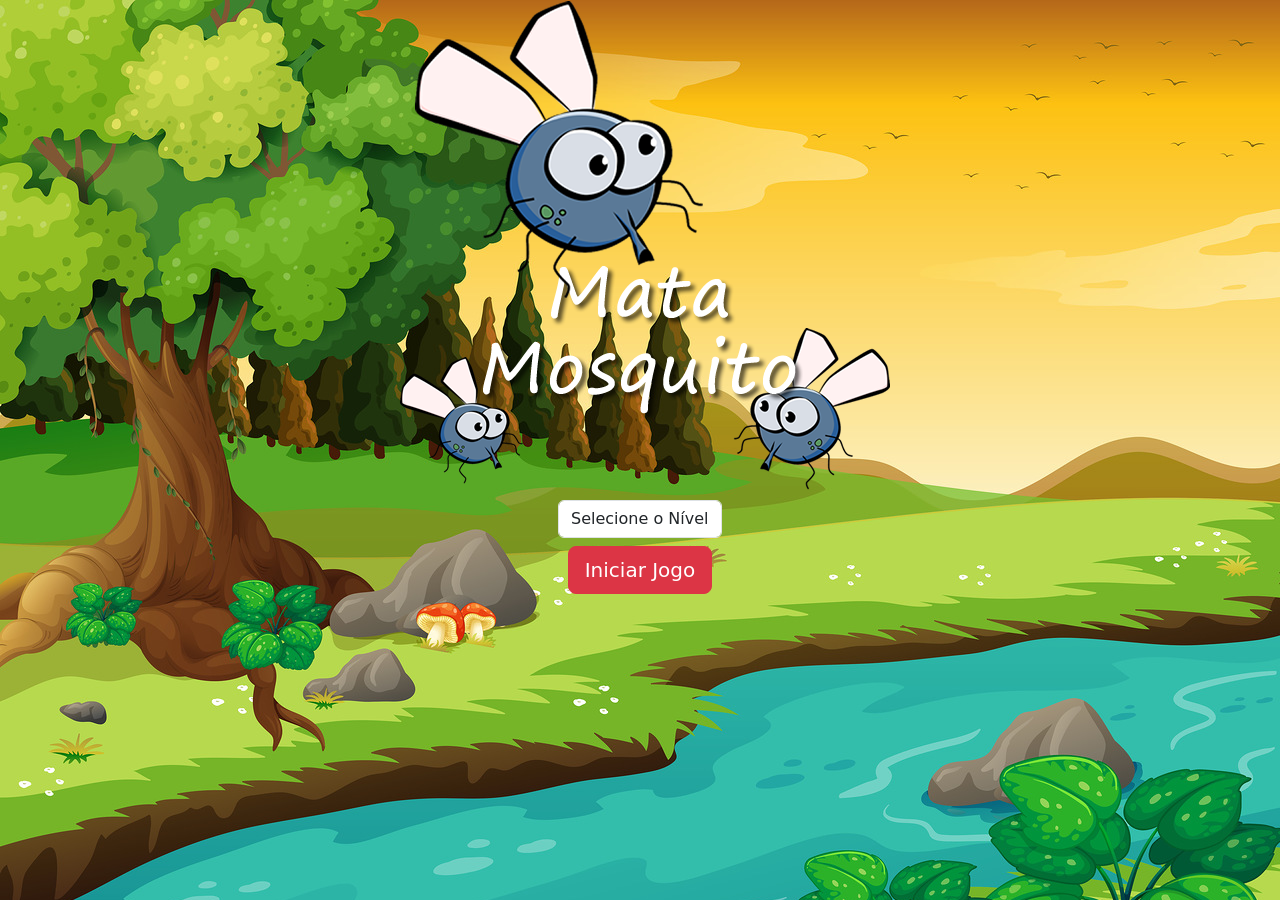
<file: index.html>
<!doctype html>
<html lang="pt-br">
    <head>
        <!--Meta tags OBRIGATÓRIAS-->
        <meta charset="utf-8">
        <meta name="viewport" content="width=device-width, initial-scale=1.0, shrink-to-fit=no">
        <title>Vitoria</title>
        
        <!--Bootstrap5 CSS-->
        <link href="https://cdn.jsdelivr.net/npm/bootstrap@5.3.3/dist/css/bootstrap.min.css" rel="stylesheet" 
        integrity="sha384-QWTKZyjpPEjISv5WaRU9OFeRpok6YctnYmDr5pNlyT2bRjXh0JMhjY6hW+ALEwIH" crossorigin="anonymous">
        <link rel="stylesheet" href="estilo.css">

        <!-- Iconis css -->
        <link rel="stylesheet" href="https://cdnjs.cloudflare.com/ajax/libs/font-awesome/5.15.4/css/all.min.css">

    
        <script>
            function iniciarJogo(){
                var nivel = document.getElementById('nivel').value
                if(nivel === ''){
                    alert('Selecione um nível para iniciar o jogo')
                    return false
                }
                window.location.href = 'app.html?' + nivel
            }
        </script>

    </head>

    <body onresize="ajustaTamanhoPalcoJogo()">


        <div class="container">
            <div class="row">
                <div class="col">
                    <div class="d-flex justify-content-center">
                        <img src="imagens/game.png" class="tamanho-img-sm-devices" alt="">
                    </div>
                </div>
            </div>

            <div class="row">
                <div class="col">
                    <div class="d-flex justify-content-center">
                        <div class="mb-2">
                            <select class="form-control" id="nivel">
                                <option value="">Selecione o Nível</option>
                                <option value="normal">Normal</option>
                                <option value="dificil">Difícil</option>
                                <option value="chucknorris">Chuck Norris</option>
                            </select>
                        </div>
                    </div>
                </div>
            </div>

            <div class="row">
                <div class="col">
                    <div class="d-flex justify-content-center">
                        <button type="button" class="btn btn-danger btn-lg" 
                        onclick="iniciarJogo()">Iniciar Jogo</button>
                    </div>
                </div>
            </div>
        </div>







    
    <!--Bootstrap5 Javascipt-->
    <script src="https://cdn.jsdelivr.net/npm/bootstrap@5.3.3/dist/js/bootstrap.bundle.min.js" 
    integrity="sha384-YvpcrYf0tY3lHB60NNkmXc5s9fDVZLESaAA55NDzOxhy9GkcIdslK1eN7N6jIeHz" crossorigin="anonymous">
    </script>
    <script src="https://cdn.jsdelivr.net/npm/@popperjs/core@2.11.8/dist/umd/popper.min.js" 
    integrity="sha384-I7E8VVD/ismYTF4hNIPjVp/Zjvgyol6VFvRkX/vR+Vc4jQkC+hVqc2pM8ODewa9r" crossorigin="anonymous">
    </script>
  
    </body>

</html>
</file>
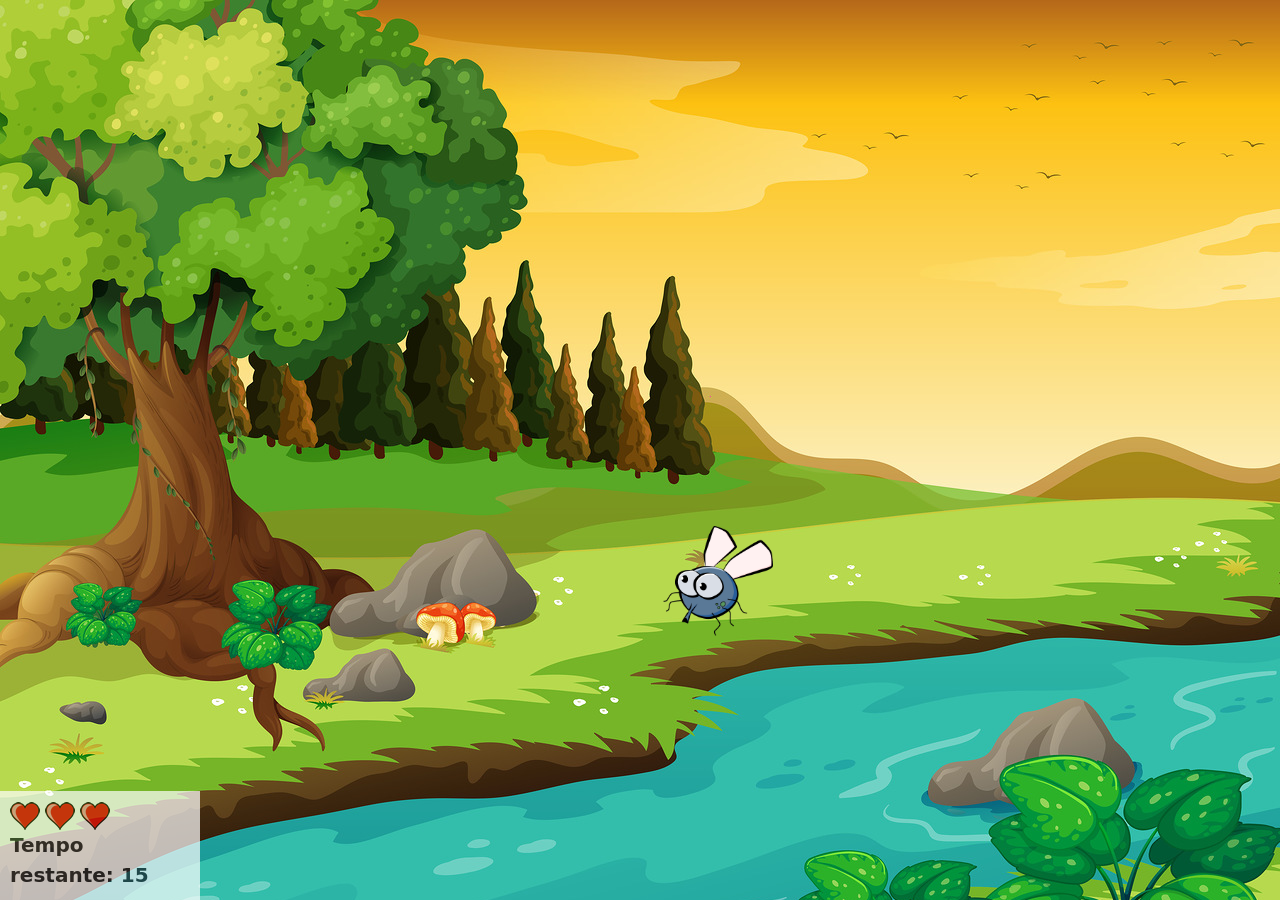
<file: app.html>
<!doctype html>
<html lang="pt-br">
    <head>
        <!--Meta tags OBRIGATÓRIAS-->
        <meta charset="utf-8">
        <meta name="viewport" content="width=device-width, initial-scale=1.0, shrink-to-fit=no">
        <title>Jogo Mata Mosquito</title>
        
        <!--Bootstrap5 CSS-->
        <link href="https://cdn.jsdelivr.net/npm/bootstrap@5.3.3/dist/css/bootstrap.min.css" rel="stylesheet" 
        integrity="sha384-QWTKZyjpPEjISv5WaRU9OFeRpok6YctnYmDr5pNlyT2bRjXh0JMhjY6hW+ALEwIH" crossorigin="anonymous">
        <link rel="stylesheet" href="estilo.css">

        <!-- Iconis css -->
        <link rel="stylesheet" href="https://cdnjs.cloudflare.com/ajax/libs/font-awesome/5.15.4/css/all.min.css">

        <script src="jogo.js"></script>
    
    </head>

    <body onresize="ajustaTamanhoPalcoJogo()">

        <div class="painel">
            <div class="vida">
                <img id="v1" src="imagens/coracao_cheio.png" alt="">
                <img id="v2" src="imagens/coracao_cheio.png" alt="">
                <img id="v3" src="imagens/coracao_cheio.png" alt="">
            </div>
            <div class="cronometro">
                Tempo restante: <span id="cronometro"></span>
            </div>
        </div>
   






        <script>
            document.getElementById('cronometro').innerHTML = tempo  

            posicaoRandomica()
            var criaMosca = setInterval(function(){
                posicaoRandomica()
            }, criaMosquitoTempo)
        </script>

    
    <!--Bootstrap5 Javascipt-->
    <script src="https://cdn.jsdelivr.net/npm/bootstrap@5.3.3/dist/js/bootstrap.bundle.min.js" 
    integrity="sha384-YvpcrYf0tY3lHB60NNkmXc5s9fDVZLESaAA55NDzOxhy9GkcIdslK1eN7N6jIeHz" crossorigin="anonymous">
    </script>
    <script src="https://cdn.jsdelivr.net/npm/@popperjs/core@2.11.8/dist/umd/popper.min.js" 
    integrity="sha384-I7E8VVD/ismYTF4hNIPjVp/Zjvgyol6VFvRkX/vR+Vc4jQkC+hVqc2pM8ODewa9r" crossorigin="anonymous">
    </script>
  
    </body>

</html>
</file>
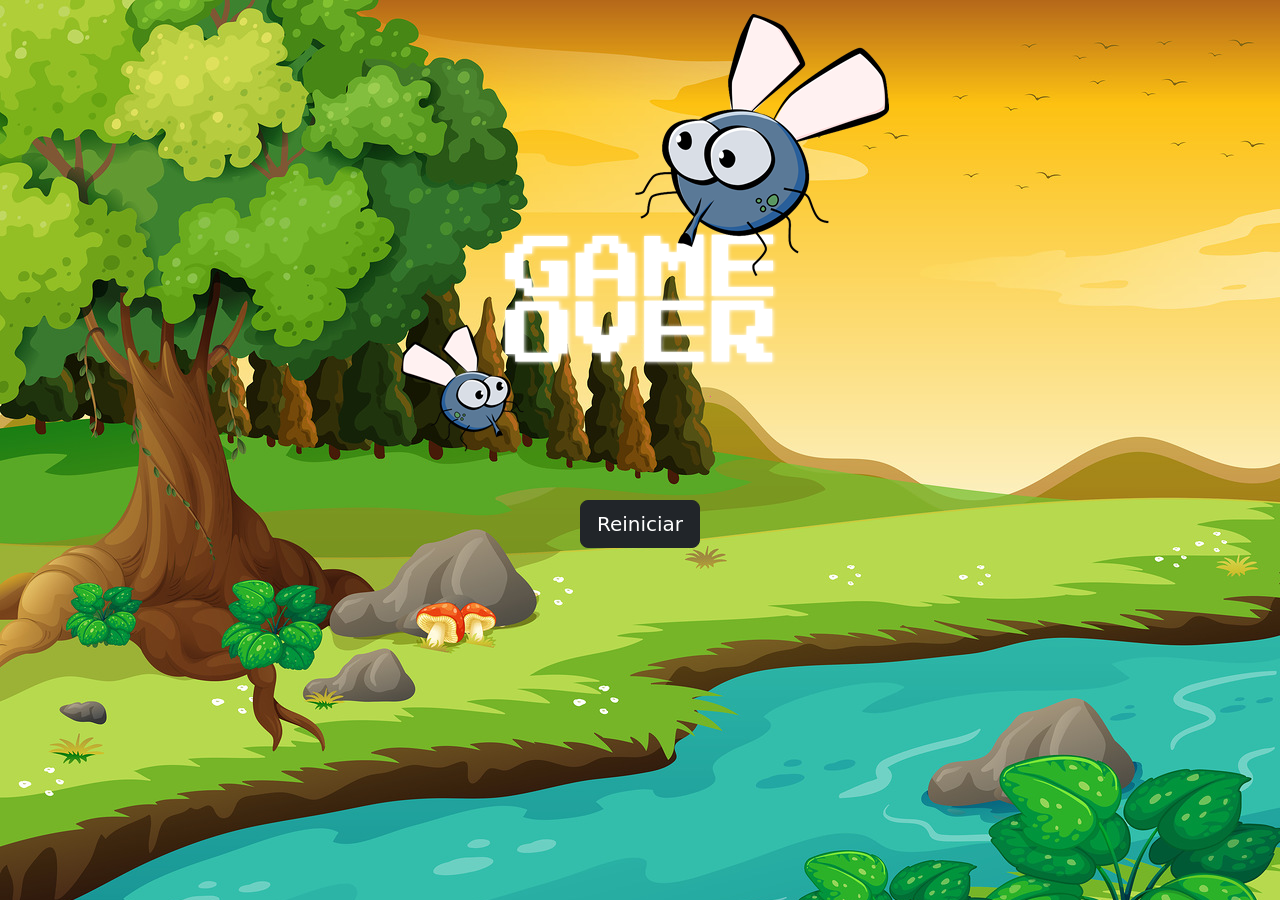
<file: fim_de_jogo.html>
<!doctype html>
<html lang="pt-br">
    <head>
        <!--Meta tags OBRIGATÓRIAS-->
        <meta charset="utf-8">
        <meta name="viewport" content="width=device-width, initial-scale=1.0, shrink-to-fit=no">
        <title>Game Over</title>
        
        <!--Bootstrap5 CSS-->
        <link href="https://cdn.jsdelivr.net/npm/bootstrap@5.3.3/dist/css/bootstrap.min.css" rel="stylesheet" 
        integrity="sha384-QWTKZyjpPEjISv5WaRU9OFeRpok6YctnYmDr5pNlyT2bRjXh0JMhjY6hW+ALEwIH" crossorigin="anonymous">
        <link rel="stylesheet" href="estilo.css">

        <!-- Iconis css -->
        <link rel="stylesheet" href="https://cdnjs.cloudflare.com/ajax/libs/font-awesome/5.15.4/css/all.min.css">

        <script src="jogo.js"></script>
    
    </head>

    <body onresize="ajustaTamanhoPalcoJogo()">


        <div class="container">
            <div class="row">
                <div class="col">
                    <div class="d-flex justify-content-center">
                        <img src="imagens/game_over.png" class="tamanho-img-sm-devices" alt="">
                    </div>
                </div>
            </div>

            <div class="row">
                <div class="col">
                    <div class="d-flex justify-content-center">
                        <button type="button" class="btn btn-dark btn-lg" 
                        onclick="window.location.href = 'index.html' ">Reiniciar</button>
                    </div>
                </div>
            </div>
        </div>







    
    <!--Bootstrap5 Javascipt-->
    <script src="https://cdn.jsdelivr.net/npm/bootstrap@5.3.3/dist/js/bootstrap.bundle.min.js" 
    integrity="sha384-YvpcrYf0tY3lHB60NNkmXc5s9fDVZLESaAA55NDzOxhy9GkcIdslK1eN7N6jIeHz" crossorigin="anonymous">
    </script>
    <script src="https://cdn.jsdelivr.net/npm/@popperjs/core@2.11.8/dist/umd/popper.min.js" 
    integrity="sha384-I7E8VVD/ismYTF4hNIPjVp/Zjvgyol6VFvRkX/vR+Vc4jQkC+hVqc2pM8ODewa9r" crossorigin="anonymous">
    </script>
  
    </body>

</html>
</file>
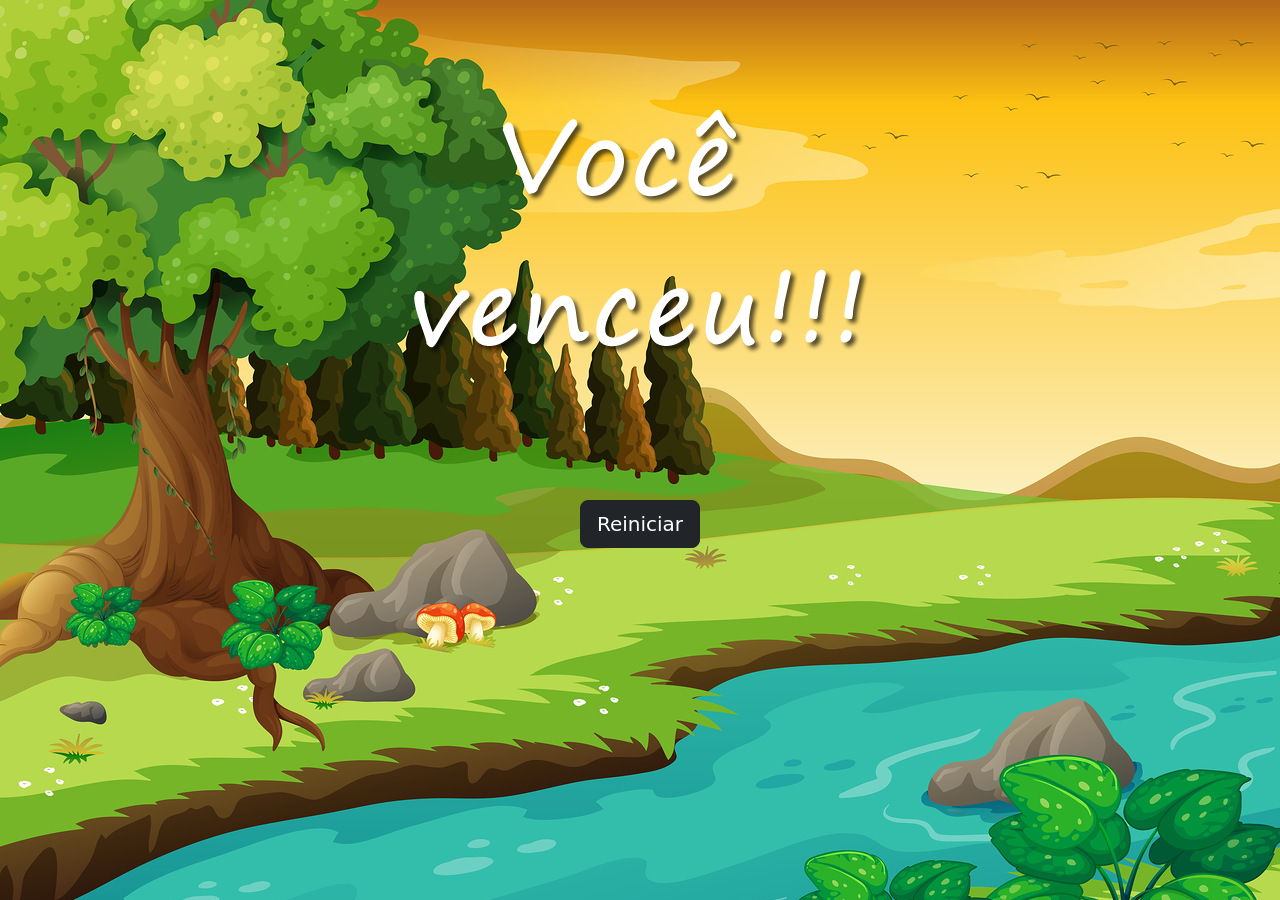
<file: vitoria.html>
<!doctype html>
<html lang="pt-br">
    <head>
        <!--Meta tags OBRIGATÓRIAS-->
        <meta charset="utf-8">
        <meta name="viewport" content="width=device-width, initial-scale=1.0, shrink-to-fit=no">
        <title>Vitoria</title>
        
        <!--Bootstrap5 CSS-->
        <link href="https://cdn.jsdelivr.net/npm/bootstrap@5.3.3/dist/css/bootstrap.min.css" rel="stylesheet" 
        integrity="sha384-QWTKZyjpPEjISv5WaRU9OFeRpok6YctnYmDr5pNlyT2bRjXh0JMhjY6hW+ALEwIH" crossorigin="anonymous">
        <link rel="stylesheet" href="estilo.css">

        <!-- Iconis css -->
        <link rel="stylesheet" href="https://cdnjs.cloudflare.com/ajax/libs/font-awesome/5.15.4/css/all.min.css">

        <script src="jogo.js"></script>
    
    </head>

    <body onresize="ajustaTamanhoPalcoJogo()">


        <div class="container">
            <div class="row">
                <div class="col">
                    <div class="d-flex justify-content-center">
                        <img src="imagens/vitoria.png" class="tamanho-img-sm-devices"  alt="">
                    </div>
                </div>
            </div>

            <div class="row">
                <div class="col">
                    <div class="d-flex justify-content-center">
                        <button type="button" class="btn btn-dark btn-lg" 
                        onclick="window.location.href = 'index.html' ">Reiniciar</button>
                    </div>
                </div>
            </div>
        </div>







    
    <!--Bootstrap5 Javascipt-->
    <script src="https://cdn.jsdelivr.net/npm/bootstrap@5.3.3/dist/js/bootstrap.bundle.min.js" 
    integrity="sha384-YvpcrYf0tY3lHB60NNkmXc5s9fDVZLESaAA55NDzOxhy9GkcIdslK1eN7N6jIeHz" crossorigin="anonymous">
    </script>
    <script src="https://cdn.jsdelivr.net/npm/@popperjs/core@2.11.8/dist/umd/popper.min.js" 
    integrity="sha384-I7E8VVD/ismYTF4hNIPjVp/Zjvgyol6VFvRkX/vR+Vc4jQkC+hVqc2pM8ODewa9r" crossorigin="anonymous">
    </script>
  
    </body>

</html>
</file>
<file: estilo.css>
html {
    cursor: url(imagens/mata_mosquito.png) 30 30, auto;
}

/* Small devices (landscape phones)*/
@media (min-width: 100px) and (max-width: 767px) { 
    html {
        height: 100%;
    }
    body {
        height: 100%;
    }
    .tamanho-img-sm-devices{
        width: 100%;   
    }
}

/* Medium devices (tablets, 768px e superior)*/
@media (min-width: 768px) and (max-width: 1000px) {
    html {
        height: 100%;
    }
    body {
        height: 100%;
    }
    .tamanho-img-sm-devices{
        width: 100%;   
    }

}



body {
    background-image: url('imagens/bg.jpg');
    background-repeat: no-repeat;
    background-size: cover;
    
}

.mosquito1 {
    width: 50px;
    height: 50px;
}

.mosquito2 {
    width: 110px;
    height: 110px;
}

.mosquito3 {
    width: 80px;
    height: 80px;
}

.ladoA {
    transform: scale(1, 1); /*Esta regra CSS aplica uma transformação de escala 2D a um elemento, dimensionando-o por um fator de 1 ao longo dos eixos X e Y. */
}

.ladoB {
    transform: scale(-1, 1);
}

.painel {
    position: absolute;
    width: 200px;
    padding: 10px;
    bottom: 0px;
    border-top: solid 1px #fff;
    background-color: #fff;
    opacity: 0.7;
}
.vida {
    float: left;
}
.cronometro {
    float: left;
    font-size: 20px;
    font-weight: bold;
}
</file>
